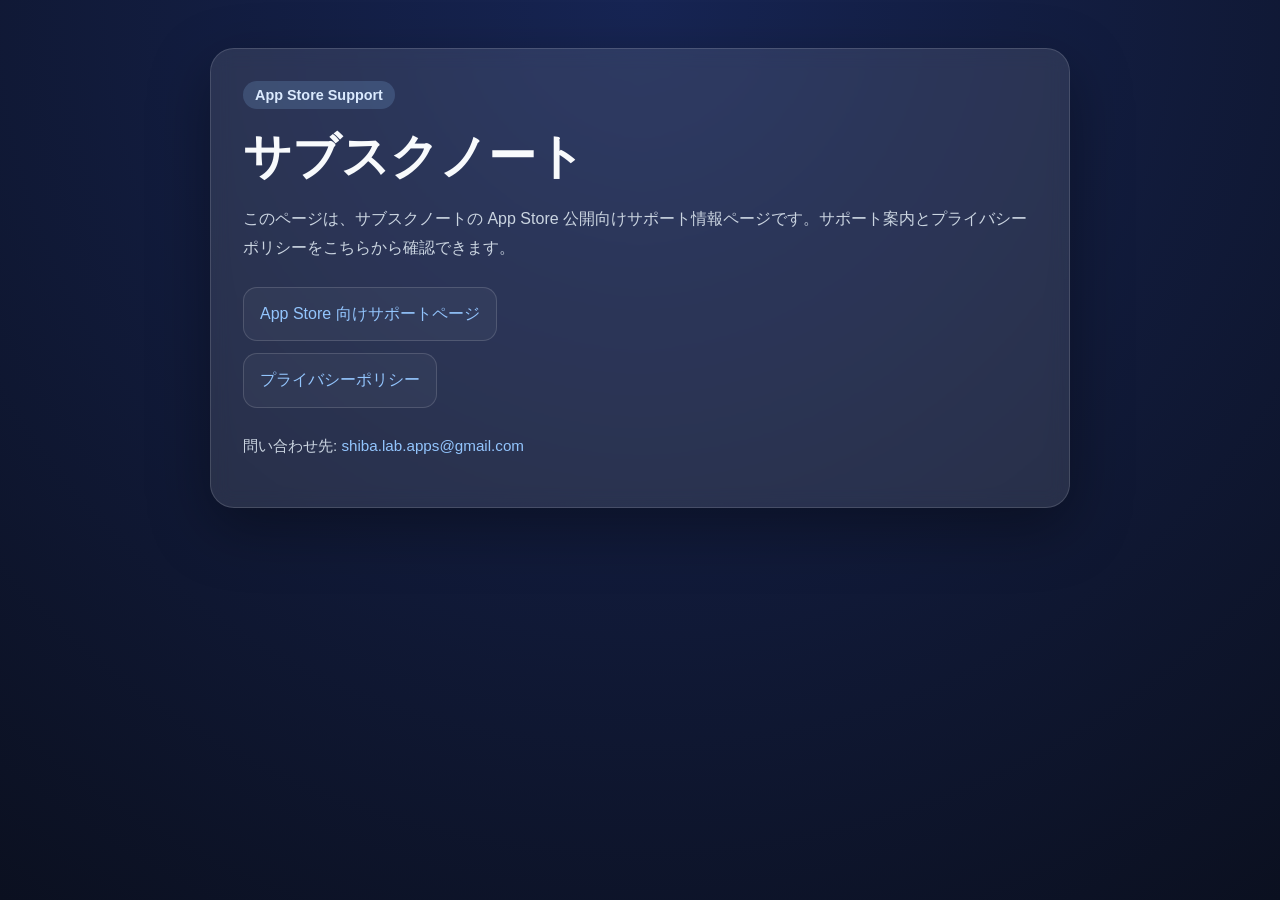
<file: index.html>
<!doctype html>
<html lang="ja">
<head>
  <meta charset="utf-8">
  <meta name="viewport" content="width=device-width, initial-scale=1">
  <title>サブスクノート | App Store サポート</title>
  <link rel="stylesheet" href="styles.css">
</head>
<body>
  <div class="wrapper">
    <main class="card">
      <div class="badge">App Store Support</div>
      <h1>サブスクノート</h1>
      <p>このページは、サブスクノートの App Store 公開向けサポート情報ページです。サポート案内とプライバシーポリシーをこちらから確認できます。</p>
      <nav>
        <ul class="links">
          <li><a href="support.html">App Store 向けサポートページ</a></li>
          <li><a href="privacy.html">プライバシーポリシー</a></li>
        </ul>
      </nav>
      <p class="footer">問い合わせ先: <a href="mailto:shiba.lab.apps@gmail.com">shiba.lab.apps@gmail.com</a></p>
    </main>
  </div>
</body>
</html>
</file>
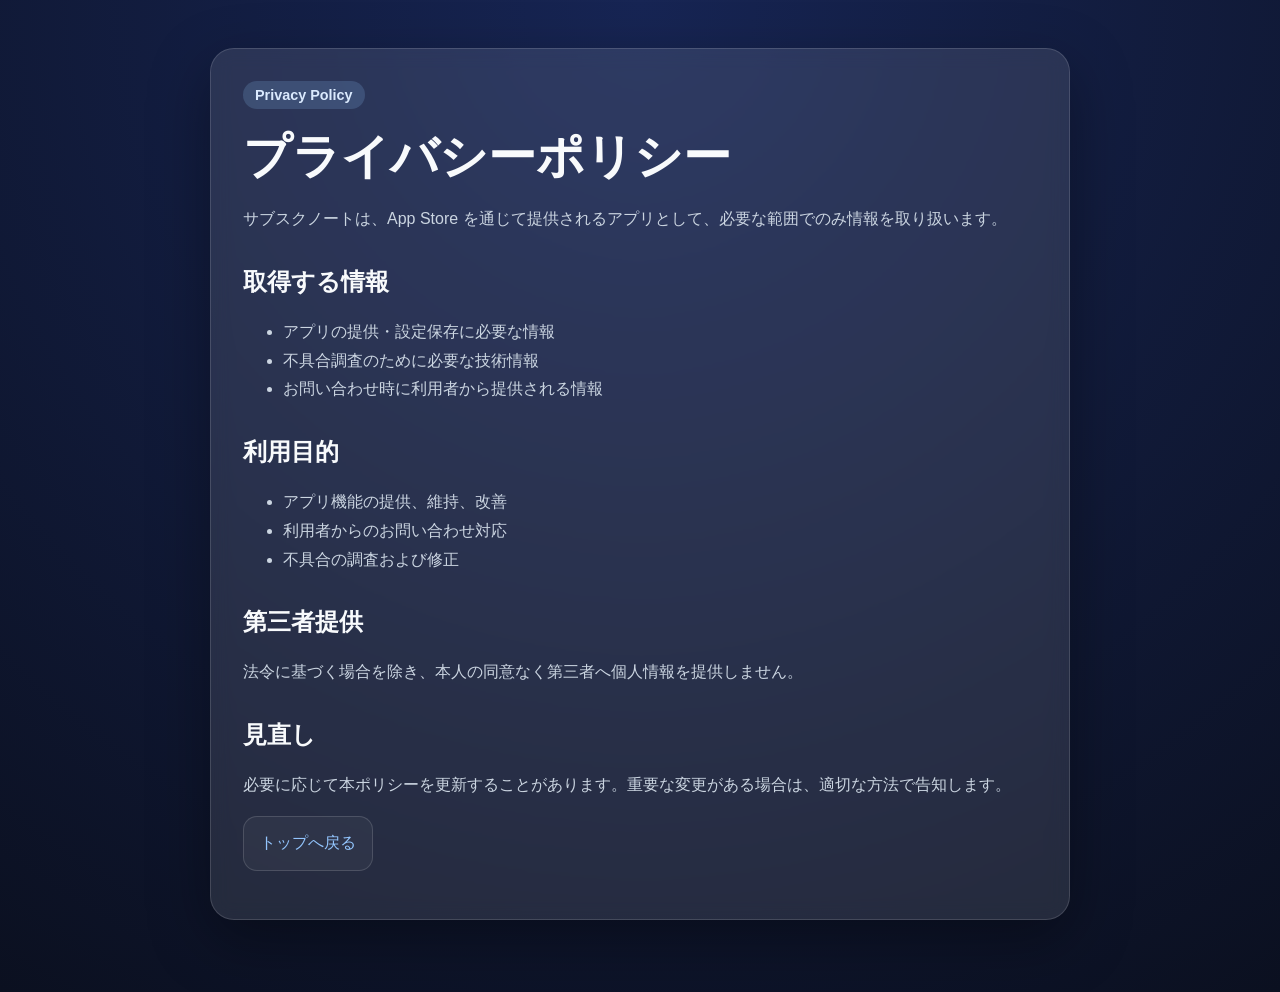
<file: privacy.html>
<!doctype html>
<html lang="ja">
<head>
  <meta charset="utf-8">
  <meta name="viewport" content="width=device-width, initial-scale=1">
  <title>プライバシーポリシー | サブスクノート</title>
  <link rel="stylesheet" href="styles.css">
</head>
<body>
  <div class="wrapper">
    <main class="card">
      <div class="badge">Privacy Policy</div>
      <h1>プライバシーポリシー</h1>
      <p>サブスクノートは、App Store を通じて提供されるアプリとして、必要な範囲でのみ情報を取り扱います。</p>
      <h2>取得する情報</h2>
      <ul>
        <li>アプリの提供・設定保存に必要な情報</li>
        <li>不具合調査のために必要な技術情報</li>
        <li>お問い合わせ時に利用者から提供される情報</li>
      </ul>
      <h2>利用目的</h2>
      <ul>
        <li>アプリ機能の提供、維持、改善</li>
        <li>利用者からのお問い合わせ対応</li>
        <li>不具合の調査および修正</li>
      </ul>
      <h2>第三者提供</h2>
      <p>法令に基づく場合を除き、本人の同意なく第三者へ個人情報を提供しません。</p>
      <h2>見直し</h2>
      <p>必要に応じて本ポリシーを更新することがあります。重要な変更がある場合は、適切な方法で告知します。</p>
      <p><a class="button" href="index.html">トップへ戻る</a></p>
    </main>
  </div>
</body>
</html>
</file>
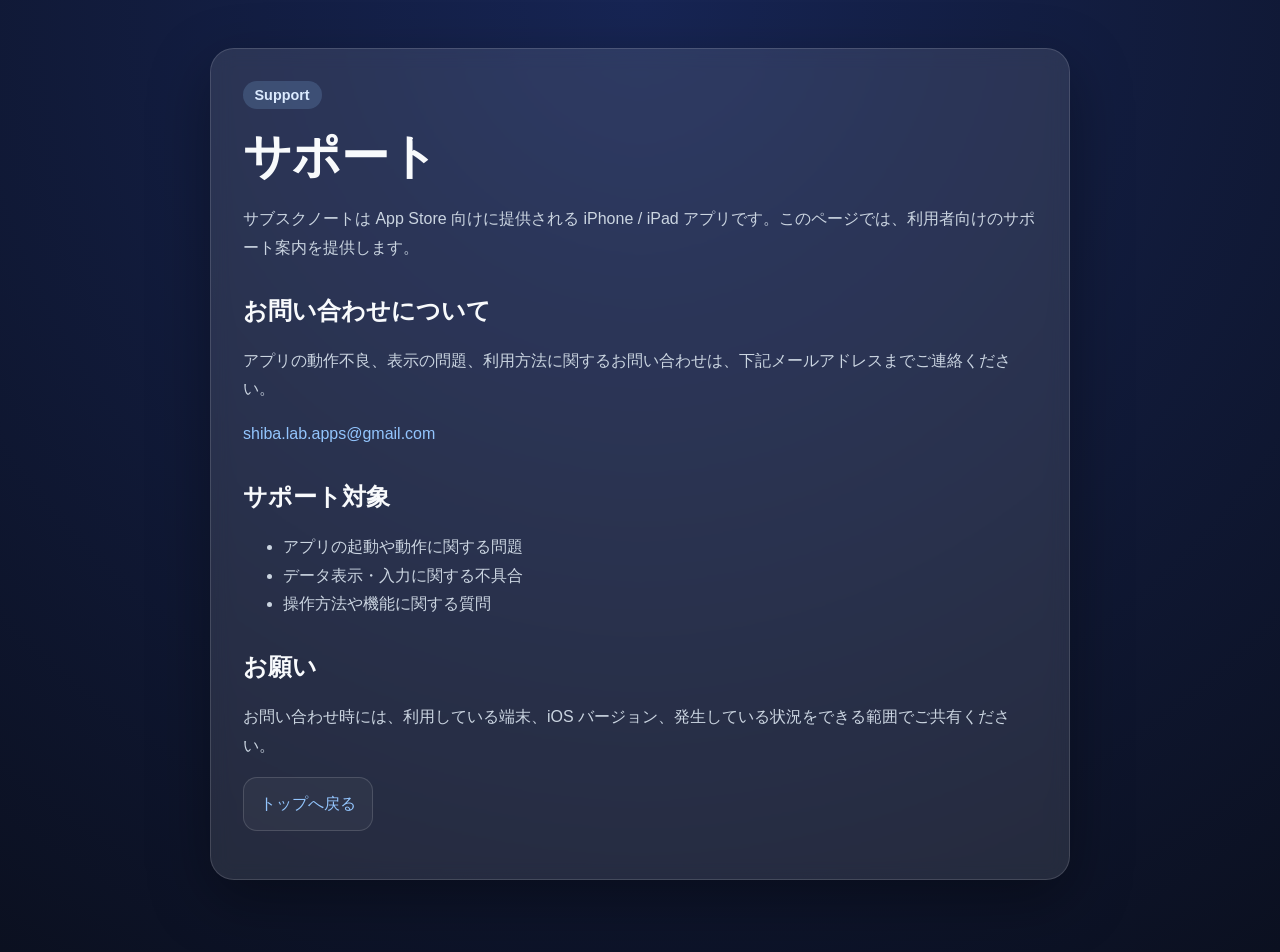
<file: support.html>
<!doctype html>
<html lang="ja">
<head>
  <meta charset="utf-8">
  <meta name="viewport" content="width=device-width, initial-scale=1">
  <title>サポート | サブスクノート</title>
  <link rel="stylesheet" href="styles.css">
</head>
<body>
  <div class="wrapper">
    <main class="card">
      <div class="badge">Support</div>
      <h1>サポート</h1>
      <p>サブスクノートは App Store 向けに提供される iPhone / iPad アプリです。このページでは、利用者向けのサポート案内を提供します。</p>
      <h2>お問い合わせについて</h2>
      <p>アプリの動作不良、表示の問題、利用方法に関するお問い合わせは、下記メールアドレスまでご連絡ください。</p>
      <p><a href="mailto:shiba.lab.apps@gmail.com">shiba.lab.apps@gmail.com</a></p>
      <h2>サポート対象</h2>
      <ul>
        <li>アプリの起動や動作に関する問題</li>
        <li>データ表示・入力に関する不具合</li>
        <li>操作方法や機能に関する質問</li>
      </ul>
      <h2>お願い</h2>
      <p>お問い合わせ時には、利用している端末、iOS バージョン、発生している状況をできる範囲でご共有ください。</p>
      <p><a class="button" href="index.html">トップへ戻る</a></p>
    </main>
  </div>
</body>
</html>
</file>
<file: styles.css>
:root {
  color-scheme: light dark;
  --bg: #0b1020;
  --bg2: #172554;
  --card: rgba(255,255,255,0.10);
  --text: #f8fafc;
  --muted: #cbd5e1;
  --accent: #93c5fd;
  --line: rgba(255,255,255,0.14);
}
* { box-sizing: border-box; }
body {
  margin: 0;
  min-height: 100vh;
  font-family: -apple-system, BlinkMacSystemFont, "Segoe UI", sans-serif;
  background: radial-gradient(circle at top, var(--bg2), var(--bg));
  color: var(--text);
}
.wrapper {
  width: min(860px, calc(100% - 32px));
  margin: 0 auto;
  padding: 48px 0 72px;
}
.card {
  background: var(--card);
  border: 1px solid var(--line);
  border-radius: 24px;
  padding: 32px;
  backdrop-filter: blur(10px);
  box-shadow: 0 20px 60px rgba(0,0,0,0.35);
}
.badge {
  display: inline-block;
  margin-bottom: 16px;
  padding: 6px 12px;
  border-radius: 999px;
  background: rgba(147,197,253,0.18);
  color: #dbeafe;
  font-size: 0.9rem;
  font-weight: 700;
}
h1 { margin: 0 0 12px; font-size: clamp(2rem, 4vw, 3rem); }
h2 { margin-top: 32px; }
p, li { color: var(--muted); line-height: 1.8; }
a { color: var(--accent); text-decoration: none; }
a:hover { text-decoration: underline; }
nav ul, .links { list-style: none; padding: 0; margin: 24px 0 0; display: grid; gap: 12px; }
.links a, .button {
  display: inline-block;
  padding: 12px 16px;
  border-radius: 14px;
  border: 1px solid var(--line);
  background: rgba(255,255,255,0.04);
}
.footer { margin-top: 24px; font-size: 0.95rem; color: var(--muted); }
</file>
